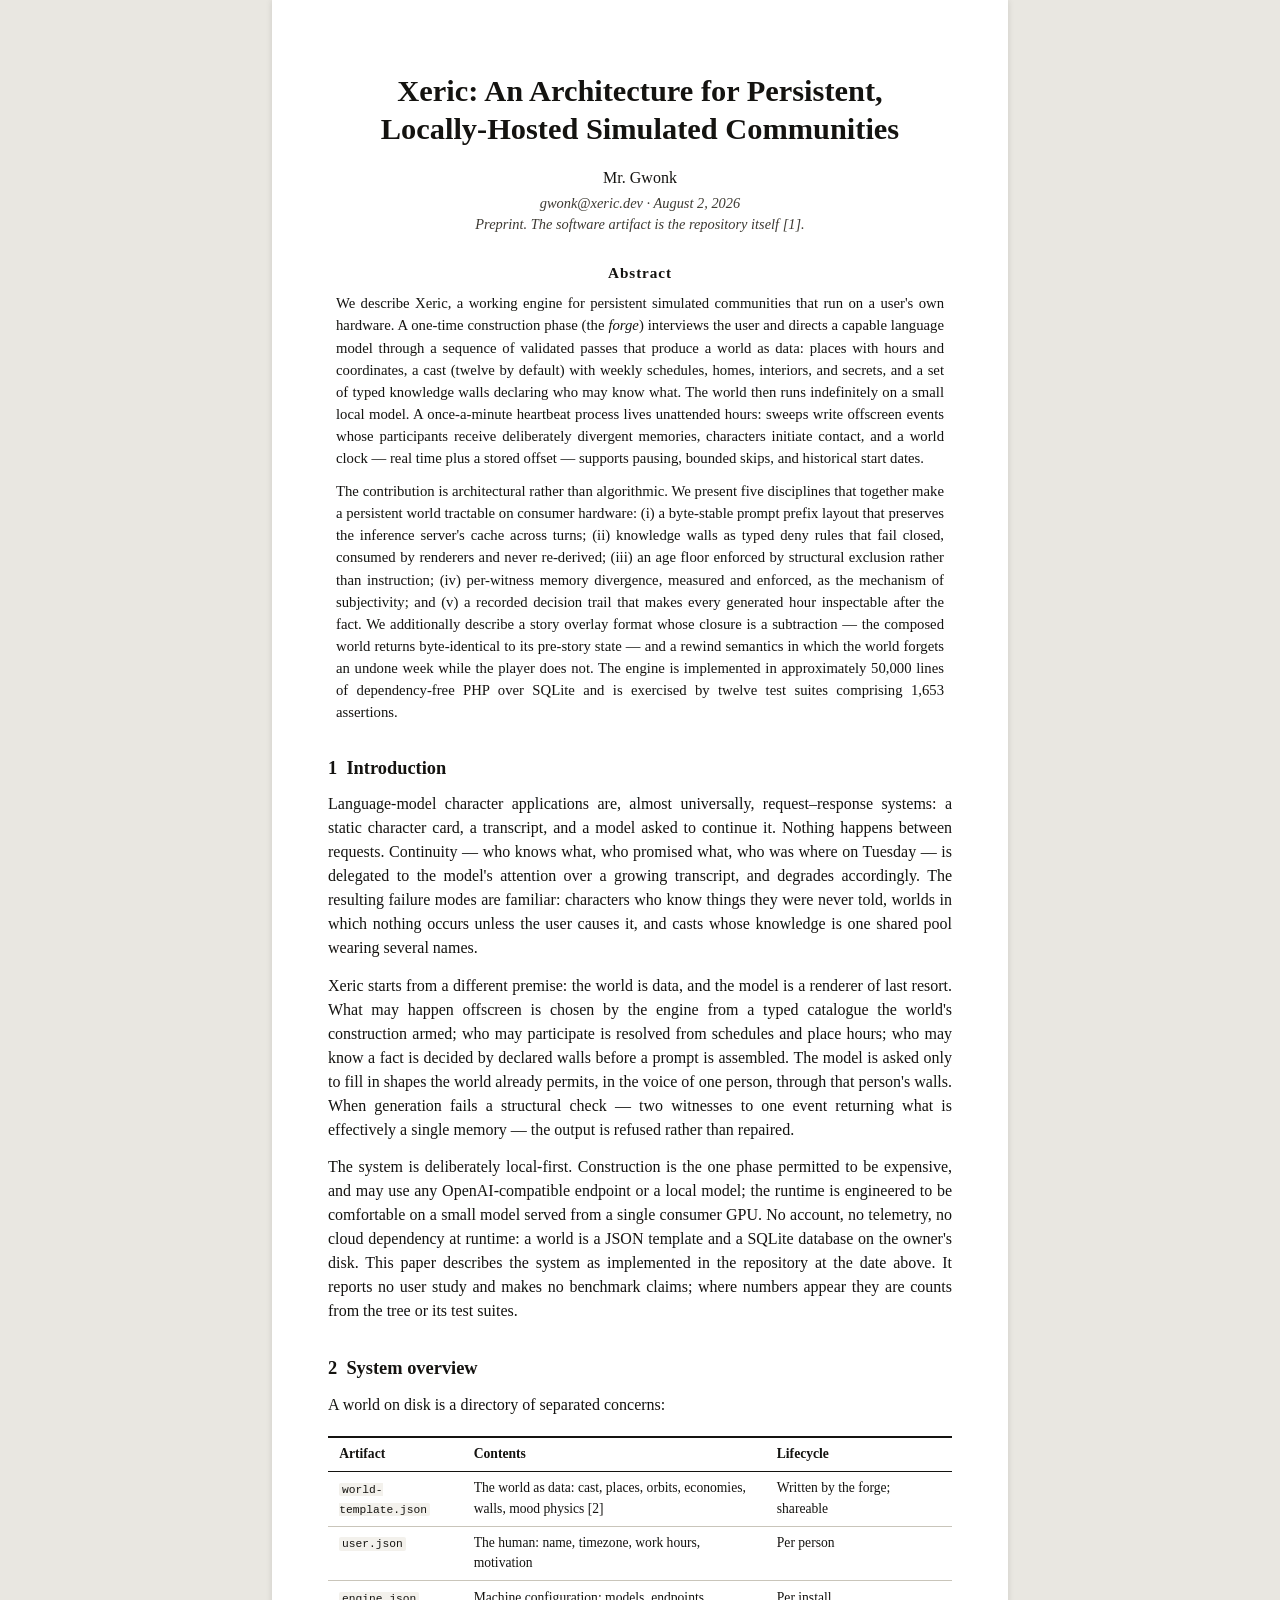
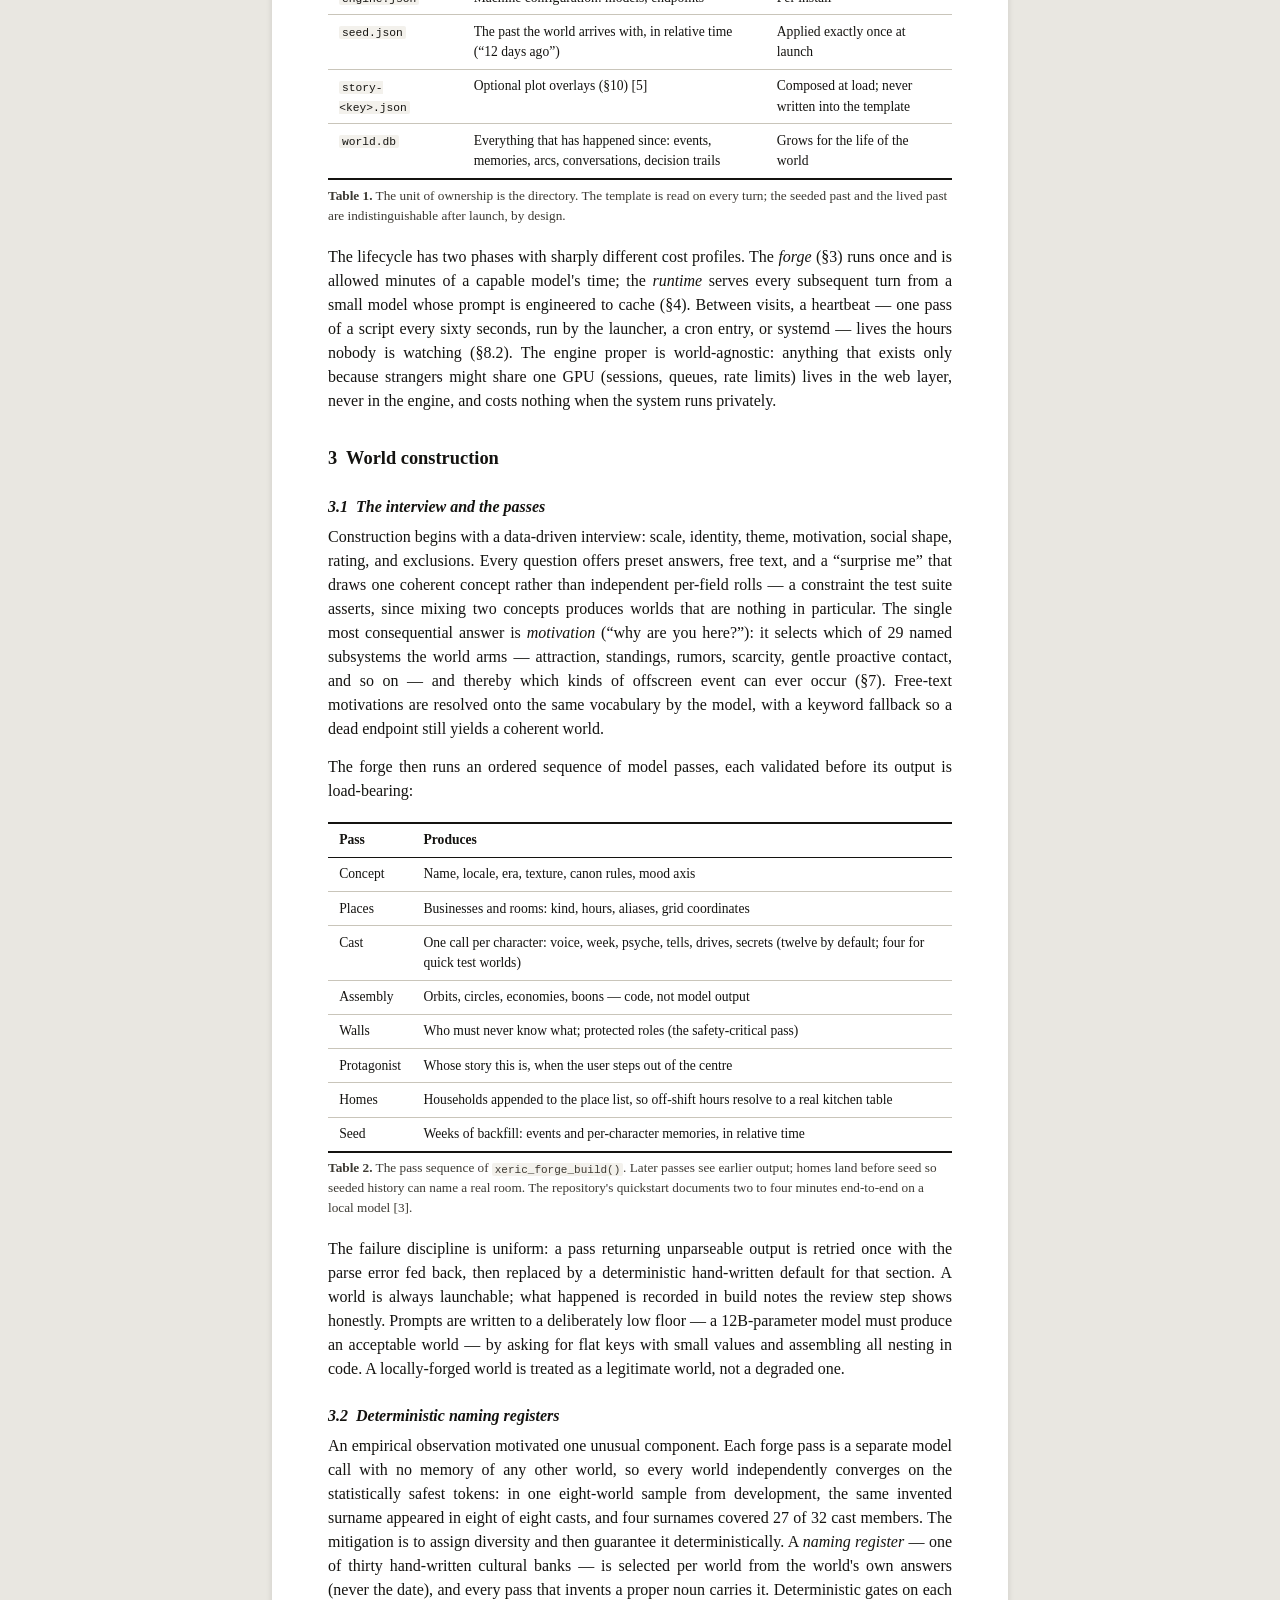
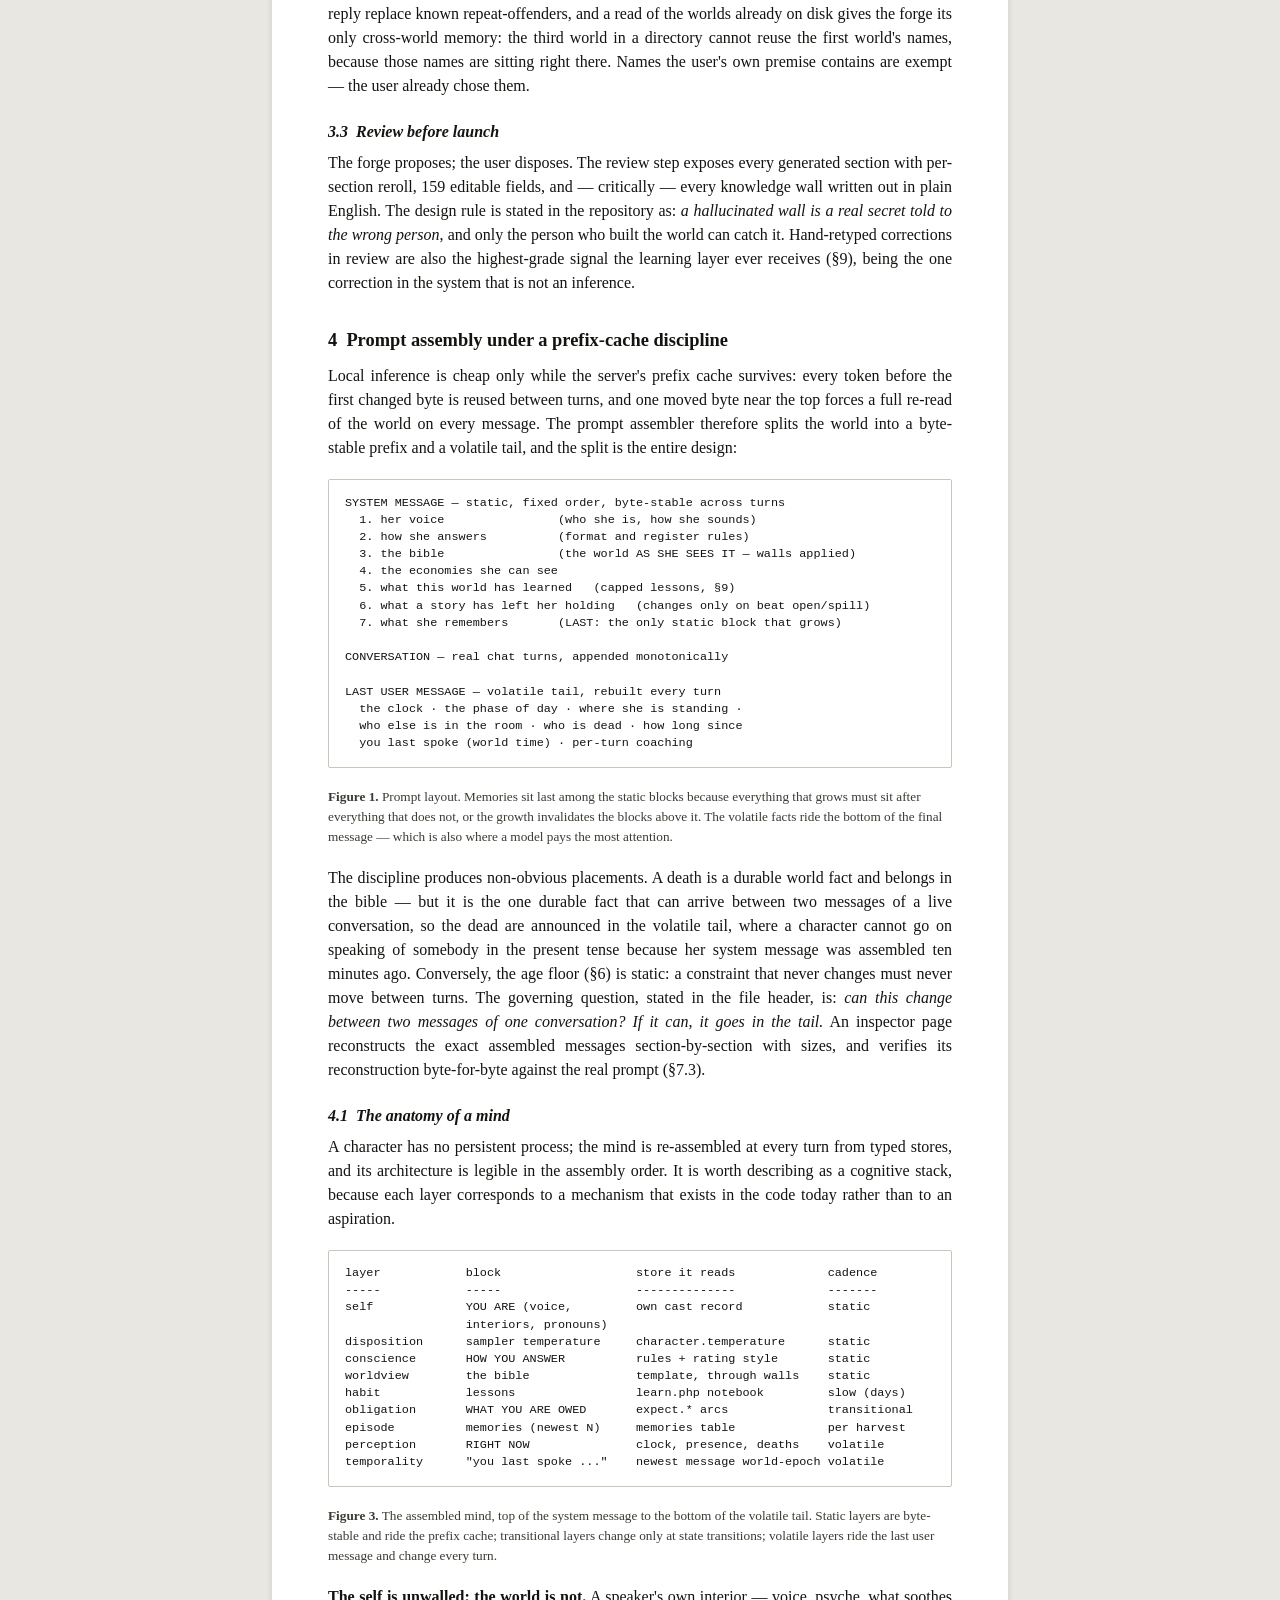
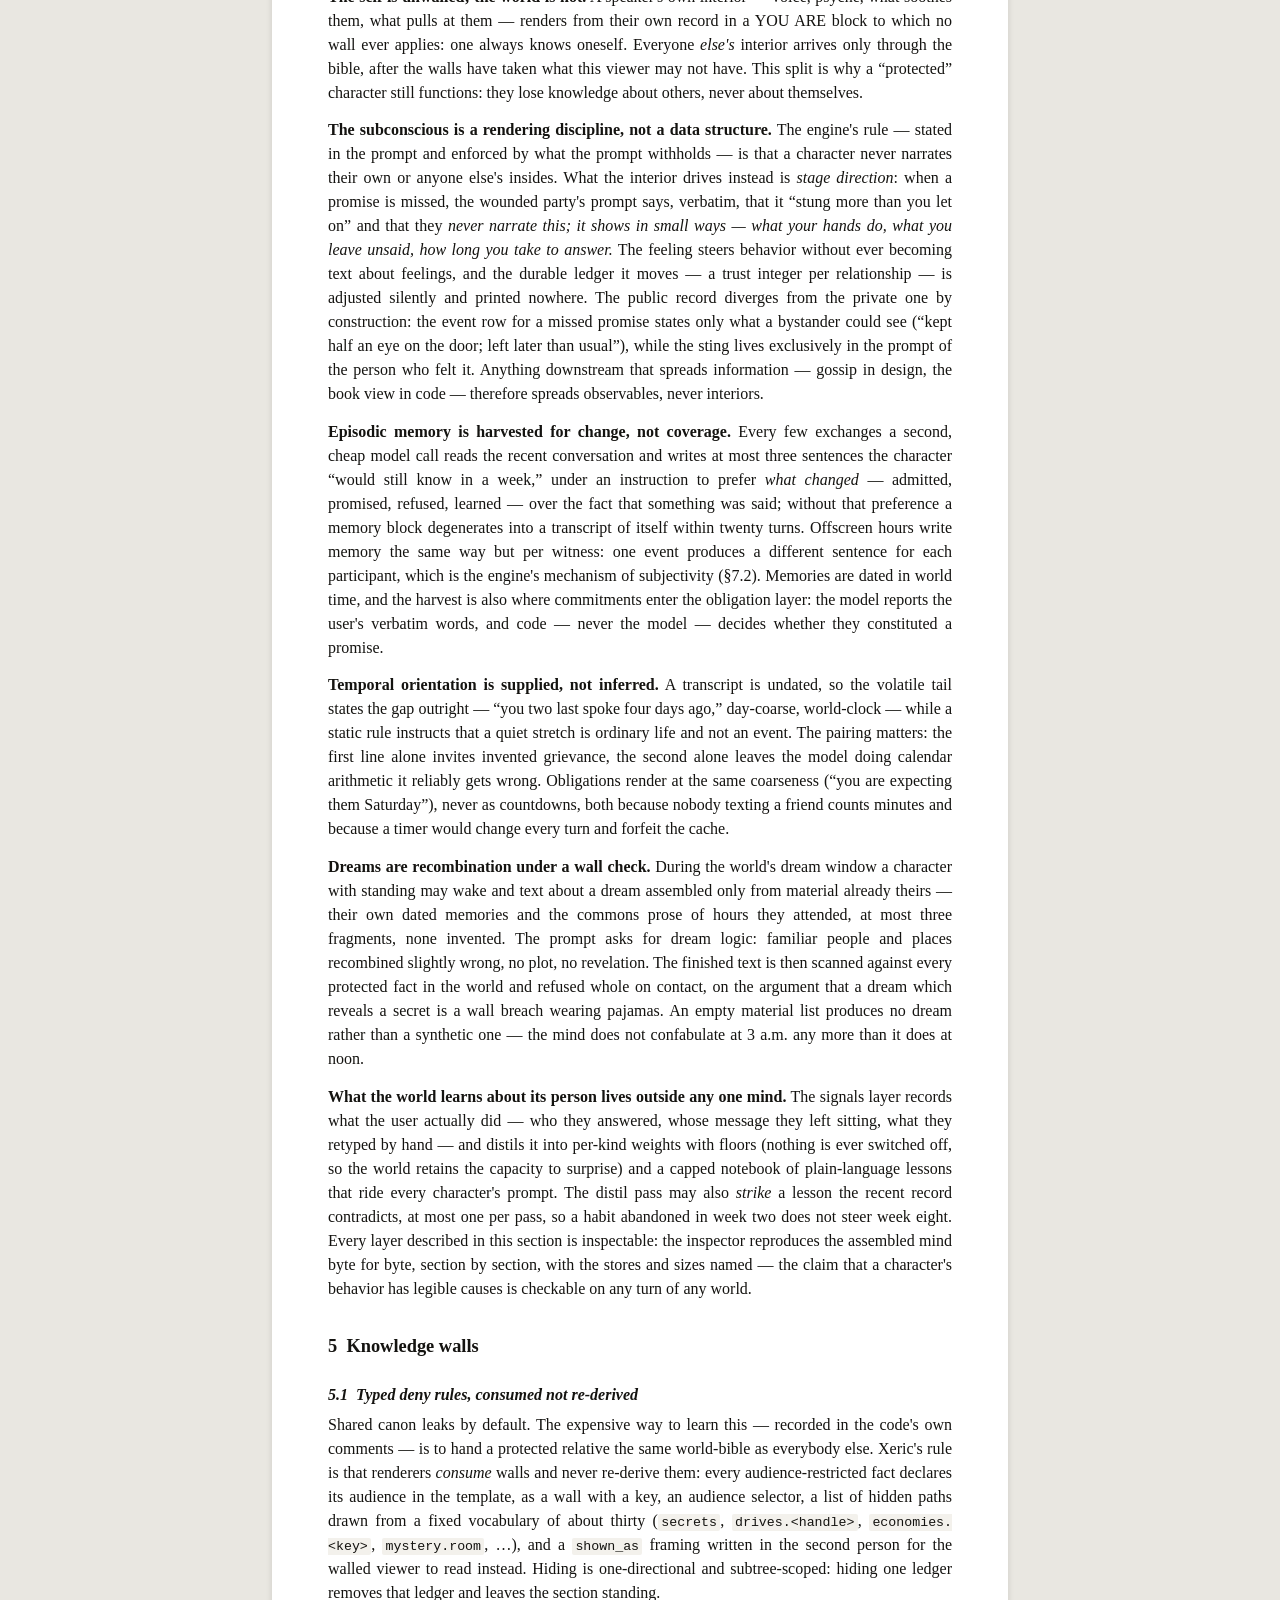
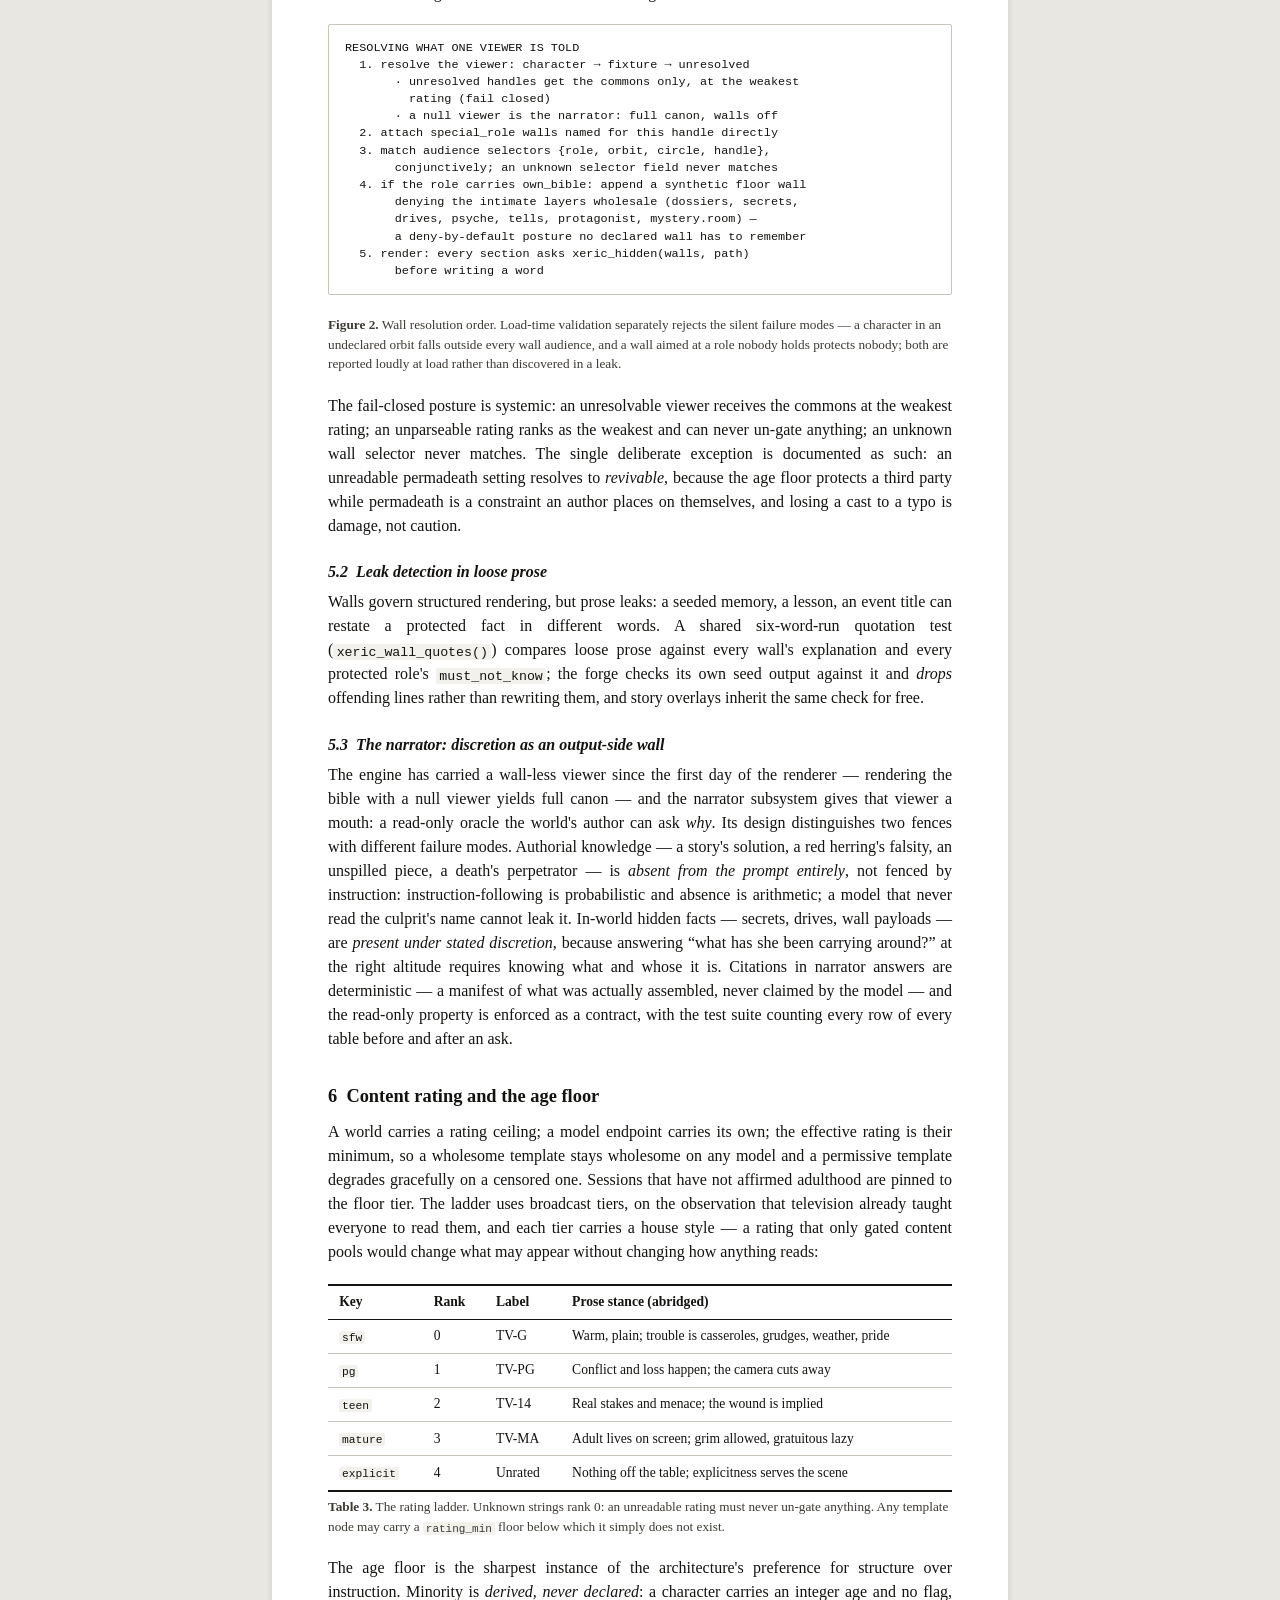
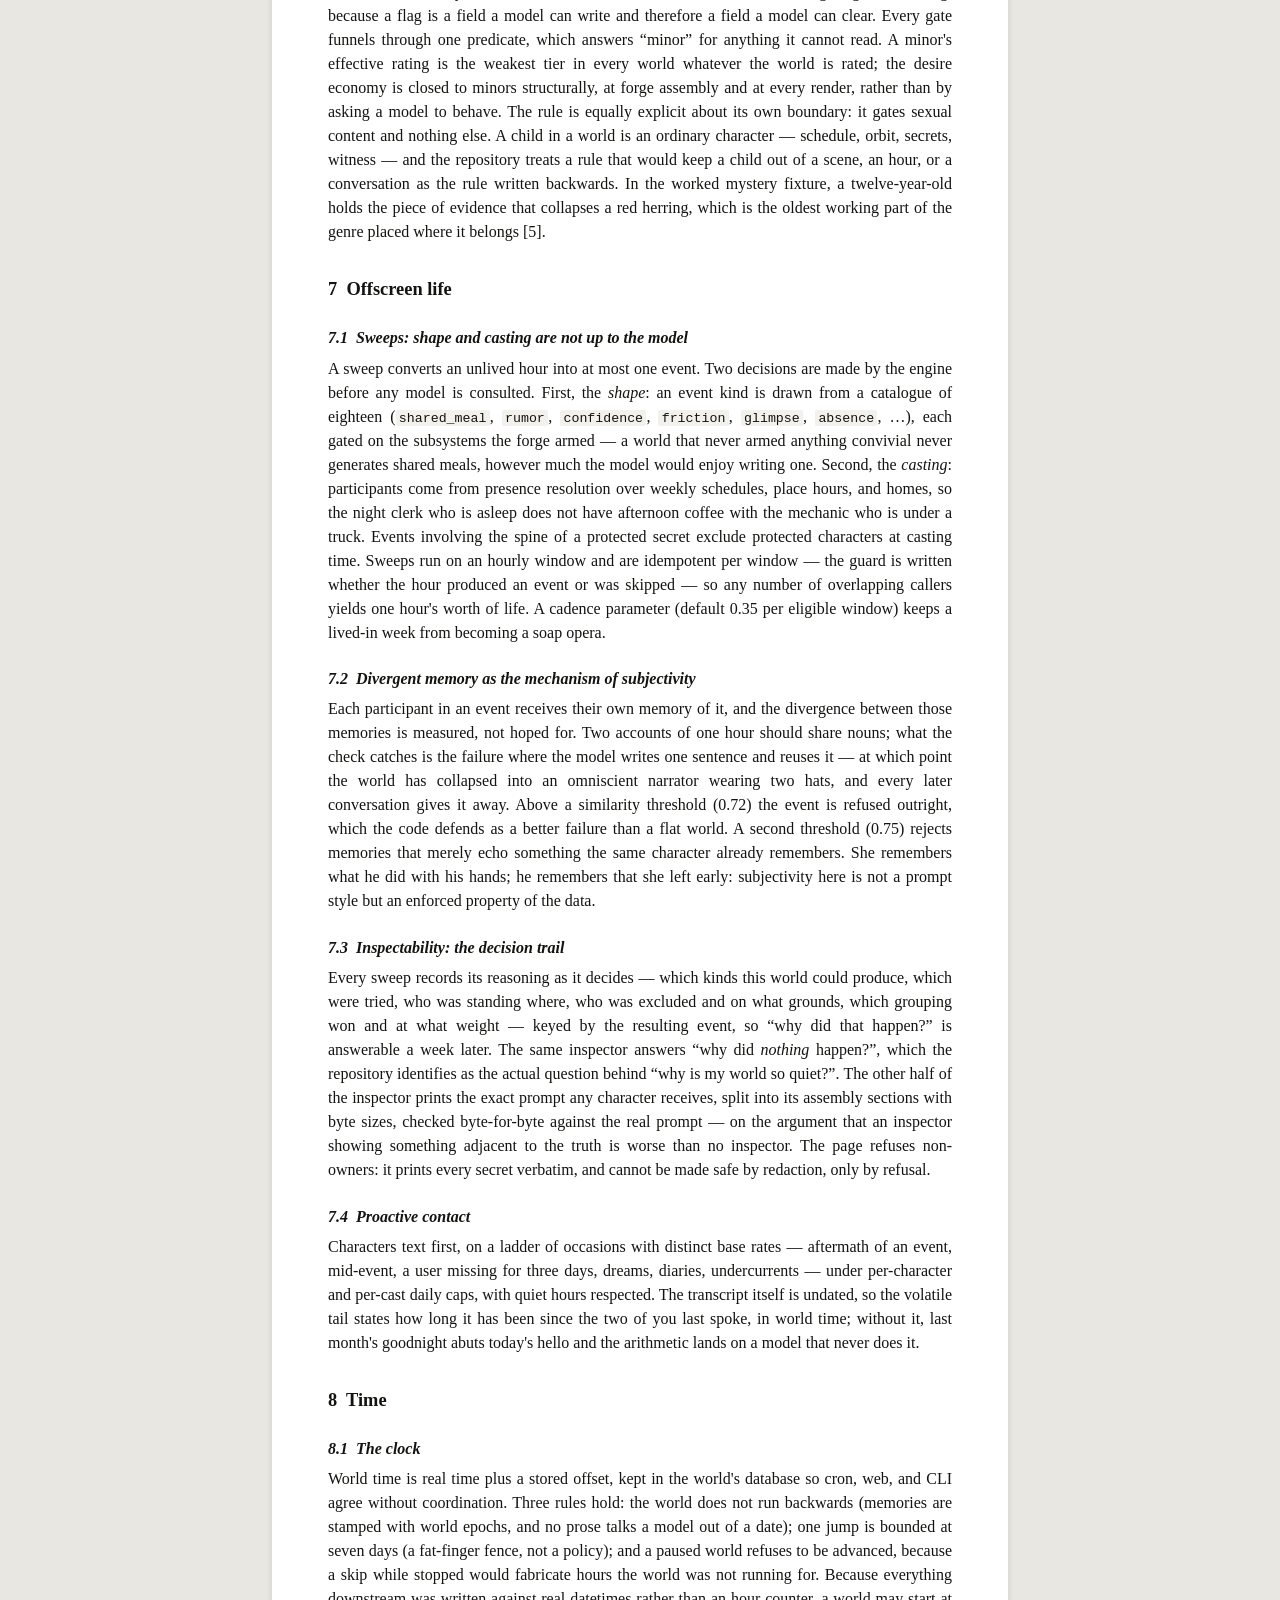
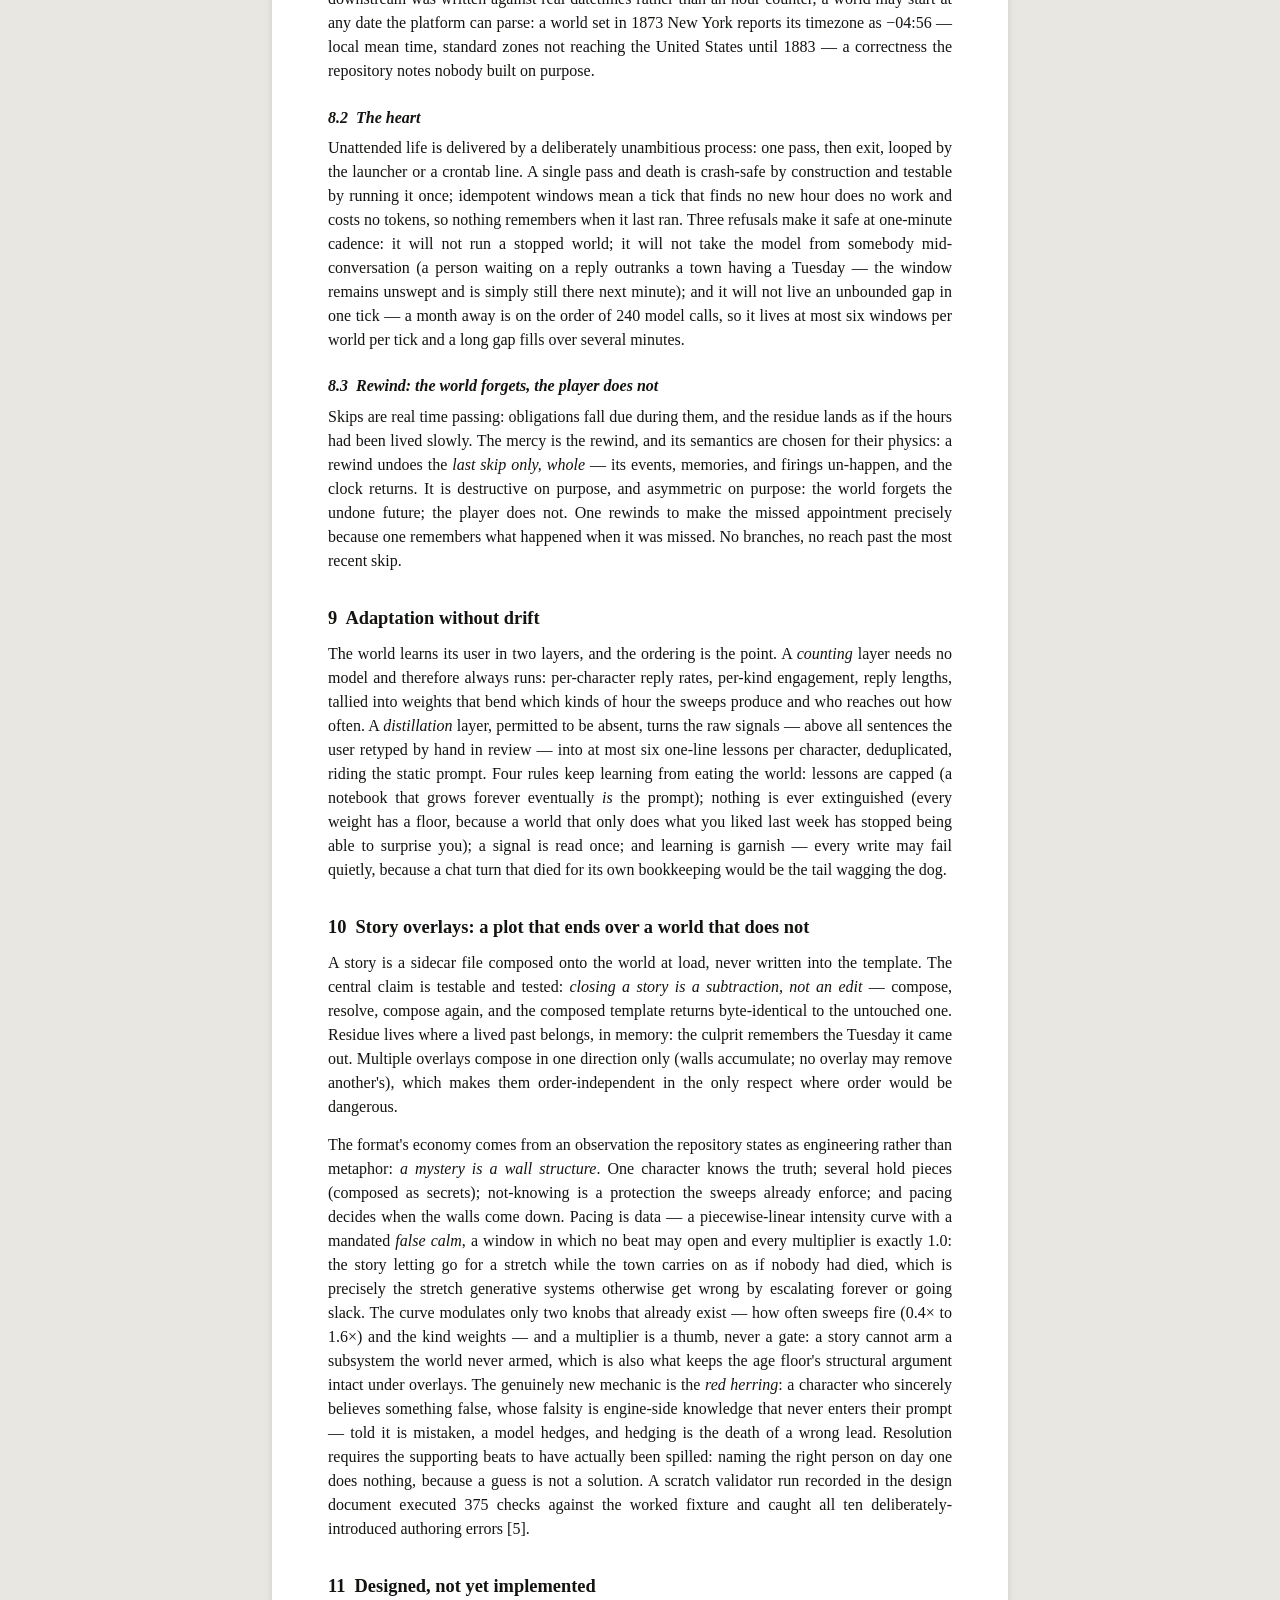
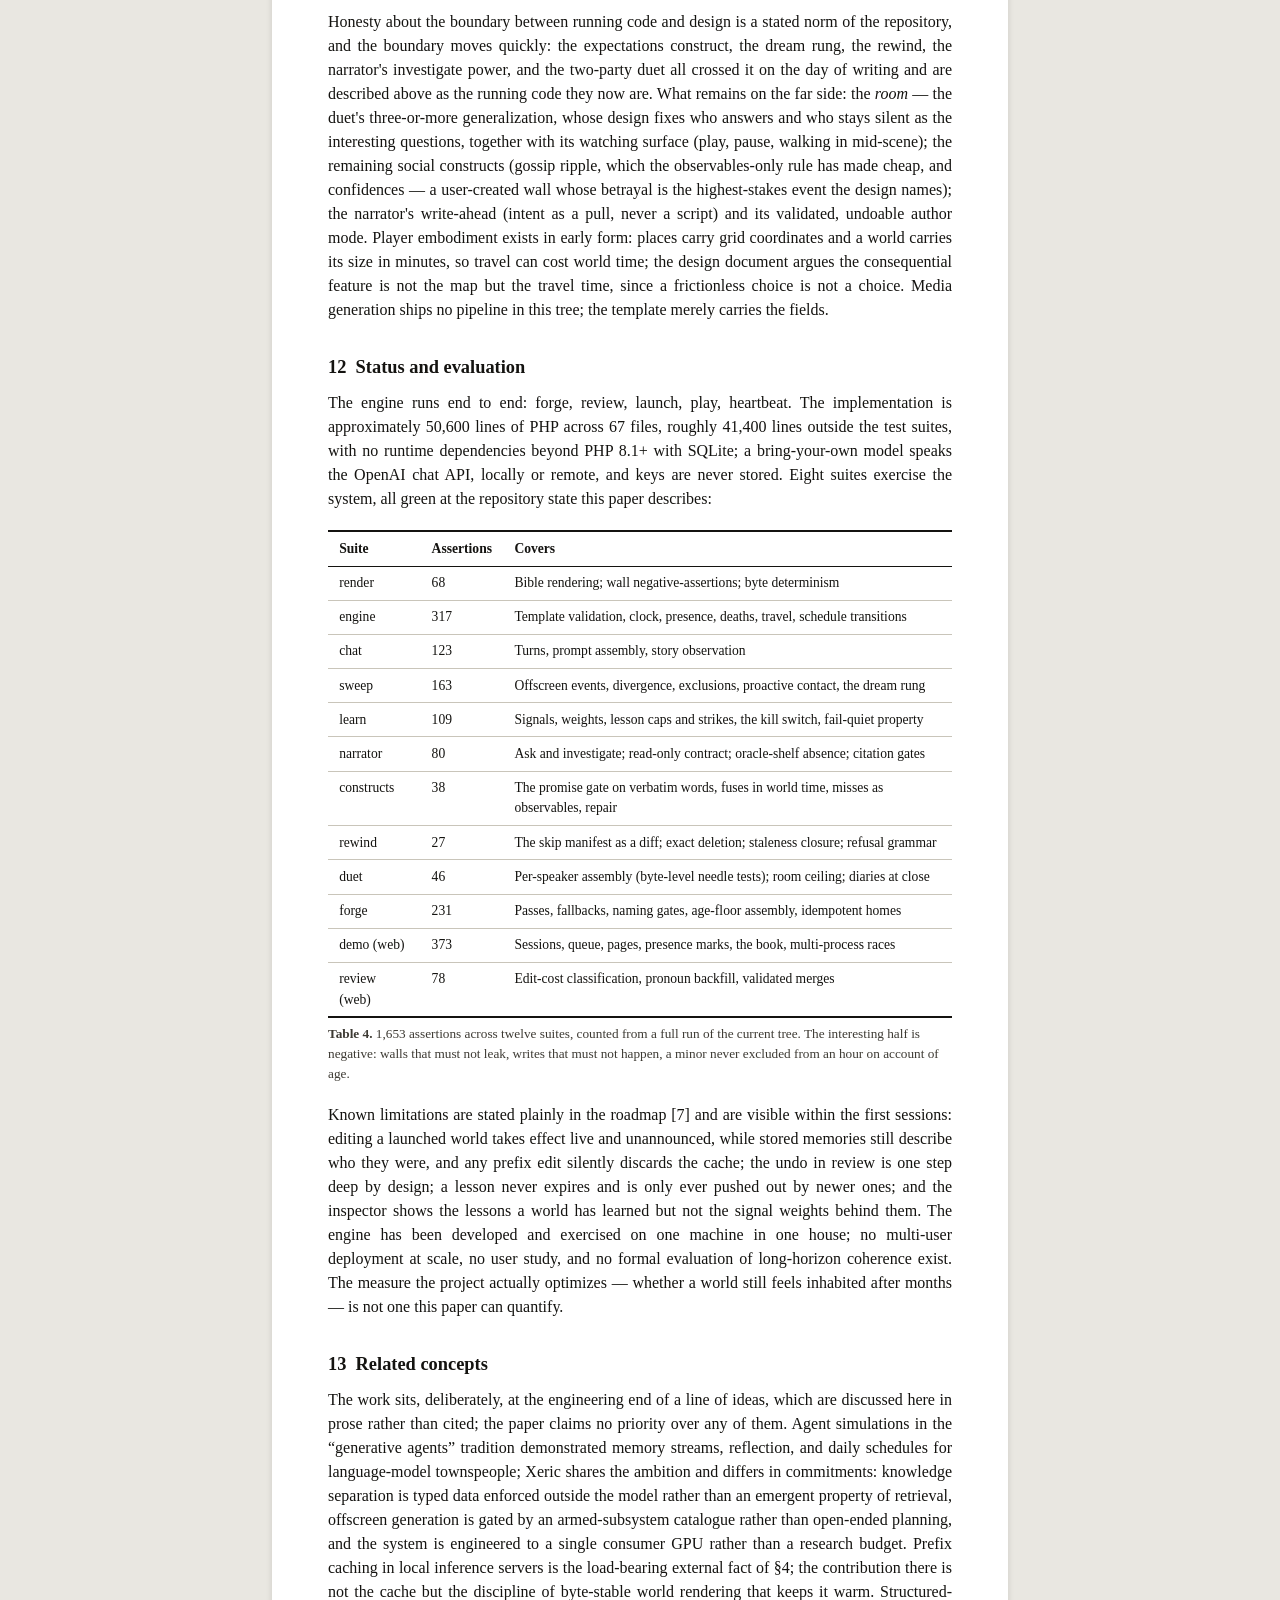
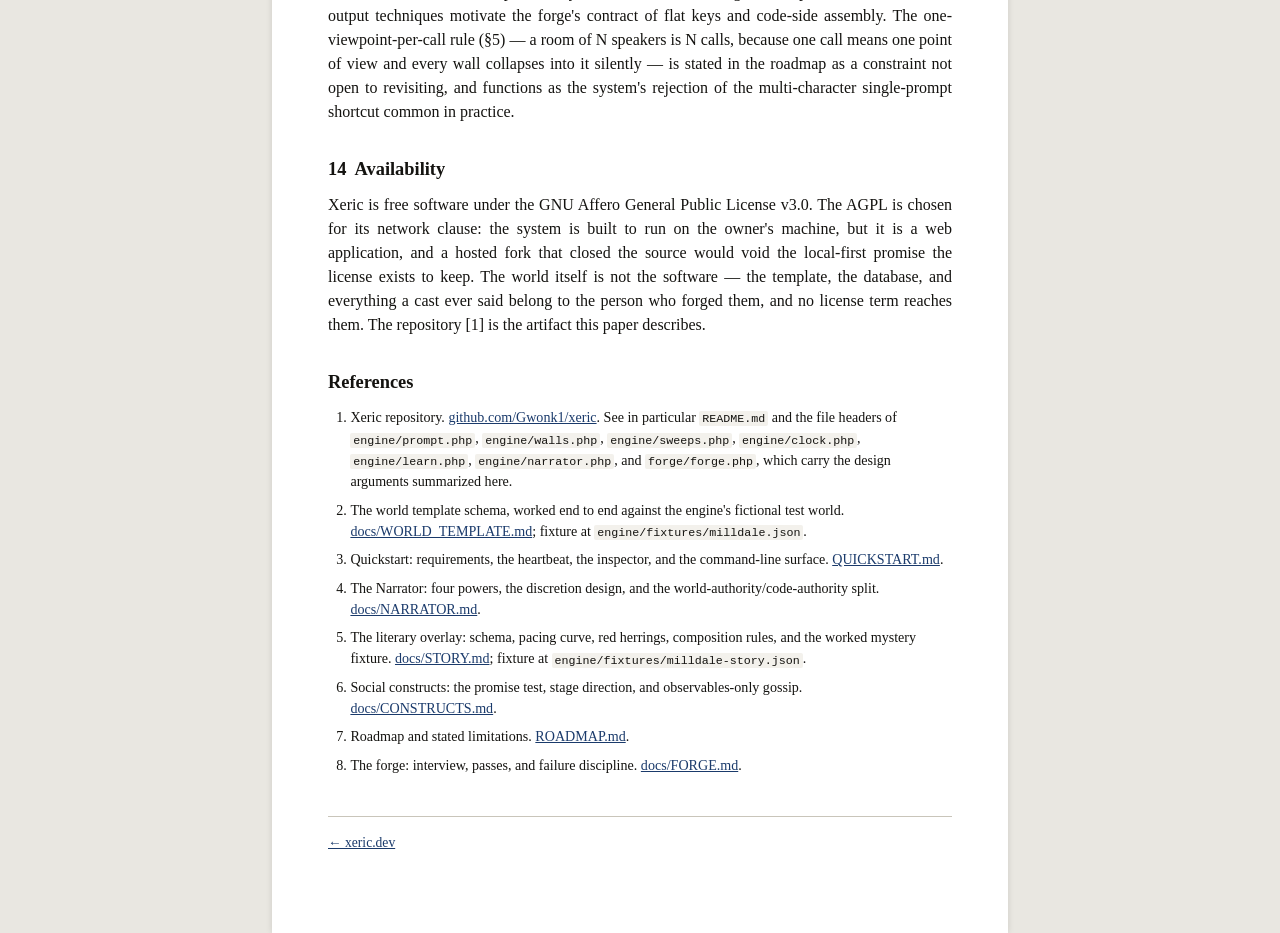
<file: site/paper.html>
<!doctype html>
<html lang="en">
<head>
<meta charset="utf-8">
<meta name="viewport" content="width=device-width, initial-scale=1">
<meta name="color-scheme" content="light">
<meta name="description" content="A systems paper describing the Xeric engine: a local-first architecture for persistent simulated communities — prompt-cache discipline, typed knowledge walls, divergent per-witness memory, and a world that runs unattended.">
<title>Xeric: An Architecture for Persistent, Locally-Hosted Simulated Communities</title>
<style>
  * { box-sizing: border-box; }

  html, body {
    margin: 0;
    padding: 0;
    background: #e9e7e1;
    color: #141310;
  }

  body {
    font-family: Georgia, "Times New Roman", Times, serif;
    line-height: 1.5;
    -webkit-font-smoothing: antialiased;
  }

  .sheet {
    max-width: 46rem;
    margin: 0 auto;
    padding: clamp(2rem, 6vw, 4.5rem) clamp(1.1rem, 5vw, 3.5rem) clamp(3rem, 7vw, 5rem);
    background: #ffffff;
    min-height: 100vh;
    box-shadow: 0 0 0.4rem rgba(20, 19, 16, 0.12);
  }

  h1 {
    font-size: clamp(1.45rem, 4.4vw, 1.9rem);
    font-weight: 700;
    line-height: 1.25;
    text-align: center;
    margin: 0 0 1.1rem;
  }

  .authors {
    text-align: center;
    margin: 0 0 0.2rem;
    font-size: 1rem;
  }

  .affil {
    text-align: center;
    margin: 0 0 1.6rem;
    font-size: 0.9rem;
    font-style: italic;
    color: #3d3a33;
  }

  .abstract {
    margin: 0 auto 1.8rem;
    max-width: 38rem;
  }

  .abstract h2 {
    text-align: center;
    font-size: 0.95rem;
    font-weight: 700;
    letter-spacing: 0.06em;
    margin: 0 0 0.5rem;
  }

  .abstract p {
    font-size: 0.92rem;
    margin: 0 0 0.7rem;
    text-align: justify;
    hyphens: auto;
  }

  h2 {
    font-size: 1.15rem;
    font-weight: 700;
    margin: 2rem 0 0.6rem;
  }

  h3 {
    font-size: 1rem;
    font-weight: 700;
    font-style: italic;
    margin: 1.4rem 0 0.4rem;
  }

  p {
    margin: 0 0 0.85rem;
    text-align: justify;
    hyphens: auto;
  }

  ul, ol {
    margin: 0 0 0.85rem;
    padding-left: 1.4rem;
  }

  li { margin-bottom: 0.35rem; }

  .figwrap {
    margin: 1.2rem 0;
    border: 1px solid #c9c5ba;
    border-radius: 2px;
  }

  .figwrap pre {
    margin: 0;
    padding: 0.9rem 1rem;
    overflow-x: auto;
    font-family: ui-monospace, "SF Mono", Menlo, Consolas, "Liberation Mono", monospace;
    font-size: 0.74rem;
    line-height: 1.45;
  }

  .figcap {
    margin: 0.35rem 0 1.2rem;
    font-size: 0.83rem;
    color: #3d3a33;
    text-align: left;
  }

  .figcap b { font-style: normal; }

  .tablewrap {
    margin: 1.2rem 0 0.35rem;
    overflow-x: auto;
  }

  table {
    border-collapse: collapse;
    font-size: 0.85rem;
    min-width: 100%;
  }

  th, td {
    border-top: 1px solid #c9c5ba;
    border-bottom: 1px solid #c9c5ba;
    padding: 0.4rem 0.7rem;
    text-align: left;
    vertical-align: top;
  }

  thead th {
    border-top: 2px solid #141310;
    border-bottom: 1px solid #141310;
    font-weight: 700;
  }

  tbody tr:last-child td { border-bottom: 2px solid #141310; }

  code {
    font-family: ui-monospace, "SF Mono", Menlo, Consolas, "Liberation Mono", monospace;
    font-size: 0.83em;
    background: #f3f1ec;
    padding: 0.05em 0.25em;
    border-radius: 2px;
  }

  a { color: #1a3a6b; }

  .refs {
    font-size: 0.88rem;
  }

  .refs li { margin-bottom: 0.45rem; }

  .toplink {
    margin: 2.5rem 0 0;
    padding-top: 1rem;
    border-top: 1px solid #c9c5ba;
    font-size: 0.85rem;
    color: #3d3a33;
    text-align: left;
  }
</style>
</head>
<body>
<div class="sheet">

<h1>Xeric: An Architecture for Persistent,<br>Locally-Hosted Simulated Communities</h1>

<p class="authors">Mr.&nbsp;Gwonk</p>
<p class="affil">gwonk@xeric.dev · August 2, 2026<br>
Preprint. The software artifact is the repository itself&nbsp;[1].</p>

<div class="abstract">
<h2>Abstract</h2>
<p>We describe Xeric, a working engine for persistent simulated communities that run on a
user's own hardware. A one-time construction phase (the <i>forge</i>) interviews the user and
directs a capable language model through a sequence of validated passes that produce a world
as data: places with hours and coordinates, a cast (twelve by default) with weekly schedules,
homes, interiors, and secrets, and a set of typed knowledge walls declaring who may know what.
The world then runs indefinitely on a small local model. A once-a-minute heartbeat process
lives unattended hours: sweeps write offscreen events whose participants receive deliberately
divergent memories, characters initiate contact, and a world clock — real time plus a stored
offset — supports pausing, bounded skips, and historical start dates.</p>
<p>The contribution is architectural rather than algorithmic. We present five disciplines that
together make a persistent world tractable on consumer hardware: (i)&nbsp;a byte-stable prompt
prefix layout that preserves the inference server's cache across turns; (ii)&nbsp;knowledge
walls as typed deny rules that fail closed, consumed by renderers and never re-derived;
(iii)&nbsp;an age floor enforced by structural exclusion rather than instruction;
(iv)&nbsp;per-witness memory divergence, measured and enforced, as the mechanism of
subjectivity; and (v)&nbsp;a recorded decision trail that makes every generated hour
inspectable after the fact. We additionally describe a story overlay format whose closure is a
subtraction — the composed world returns byte-identical to its pre-story state — and a rewind
semantics in which the world forgets an undone week while the player does not. The engine is
implemented in approximately 50,000 lines of dependency-free PHP over SQLite and is exercised
by twelve test suites comprising 1,653 assertions.</p>
</div>

<h2>1&nbsp;&nbsp;Introduction</h2>

<p>Language-model character applications are, almost universally, request–response systems: a
static character card, a transcript, and a model asked to continue it. Nothing happens between
requests. Continuity — who knows what, who promised what, who was where on Tuesday — is
delegated to the model's attention over a growing transcript, and degrades accordingly. The
resulting failure modes are familiar: characters who know things they were never told,
worlds in which nothing occurs unless the user causes it, and casts whose knowledge is
one shared pool wearing several names.</p>

<p>Xeric starts from a different premise: the world is data, and the model is a renderer of
last resort. What may happen offscreen is chosen by the engine from a typed catalogue the
world's construction armed; who may participate is resolved from schedules and place hours;
who may know a fact is decided by declared walls before a prompt is assembled. The model is
asked only to fill in shapes the world already permits, in the voice of one person, through
that person's walls. When generation fails a structural check — two witnesses to one event
returning what is effectively a single memory — the output is refused rather than repaired.</p>

<p>The system is deliberately local-first. Construction is the one phase permitted to be
expensive, and may use any OpenAI-compatible endpoint or a local model; the runtime is
engineered to be comfortable on a small model served from a single consumer GPU. No account,
no telemetry, no cloud dependency at runtime: a world is a JSON template and a SQLite database
on the owner's disk. This paper describes the system as implemented in the repository at the
date above. It reports no user study and makes no benchmark claims; where numbers appear they
are counts from the tree or its test suites.</p>

<h2>2&nbsp;&nbsp;System overview</h2>

<p>A world on disk is a directory of separated concerns:</p>

<div class="tablewrap">
<table>
<thead><tr><th>Artifact</th><th>Contents</th><th>Lifecycle</th></tr></thead>
<tbody>
<tr><td><code>world-template.json</code></td><td>The world as data: cast, places, orbits, economies, walls, mood physics&nbsp;[2]</td><td>Written by the forge; shareable</td></tr>
<tr><td><code>user.json</code></td><td>The human: name, timezone, work hours, motivation</td><td>Per person</td></tr>
<tr><td><code>engine.json</code></td><td>Machine configuration: models, endpoints</td><td>Per install</td></tr>
<tr><td><code>seed.json</code></td><td>The past the world arrives with, in relative time (&ldquo;12 days ago&rdquo;)</td><td>Applied exactly once at launch</td></tr>
<tr><td><code>story-&lt;key&gt;.json</code></td><td>Optional plot overlays (§10)&nbsp;[5]</td><td>Composed at load; never written into the template</td></tr>
<tr><td><code>world.db</code></td><td>Everything that has happened since: events, memories, arcs, conversations, decision trails</td><td>Grows for the life of the world</td></tr>
</tbody>
</table>
</div>
<p class="figcap"><b>Table 1.</b> The unit of ownership is the directory. The template is read
on every turn; the seeded past and the lived past are indistinguishable after launch, by design.</p>

<p>The lifecycle has two phases with sharply different cost profiles. The <i>forge</i> (§3)
runs once and is allowed minutes of a capable model's time; the <i>runtime</i> serves every
subsequent turn from a small model whose prompt is engineered to cache (§4). Between visits, a
heartbeat — one pass of a script every sixty seconds, run by the launcher, a cron entry, or
systemd — lives the hours nobody is watching (§8.2). The engine proper is world-agnostic:
anything that exists only because strangers might share one GPU (sessions, queues, rate
limits) lives in the web layer, never in the engine, and costs nothing when the system runs
privately.</p>

<h2>3&nbsp;&nbsp;World construction</h2>

<h3>3.1&nbsp;&nbsp;The interview and the passes</h3>

<p>Construction begins with a data-driven interview: scale, identity, theme, motivation,
social shape, rating, and exclusions. Every question offers preset answers, free text, and a
&ldquo;surprise me&rdquo; that draws one coherent concept rather than independent per-field
rolls — a constraint the test suite asserts, since mixing two concepts produces worlds that
are nothing in particular. The single most consequential answer is <i>motivation</i>
(&ldquo;why are you here?&rdquo;): it selects which of 29 named subsystems the world arms —
attraction, standings, rumors, scarcity, gentle proactive contact, and so on — and thereby
which kinds of offscreen event can ever occur (§7). Free-text motivations are resolved onto
the same vocabulary by the model, with a keyword fallback so a dead endpoint still yields a
coherent world.</p>

<p>The forge then runs an ordered sequence of model passes, each validated before its output
is load-bearing:</p>

<div class="tablewrap">
<table>
<thead><tr><th>Pass</th><th>Produces</th></tr></thead>
<tbody>
<tr><td>Concept</td><td>Name, locale, era, texture, canon rules, mood axis</td></tr>
<tr><td>Places</td><td>Businesses and rooms: kind, hours, aliases, grid coordinates</td></tr>
<tr><td>Cast</td><td>One call per character: voice, week, psyche, tells, drives, secrets (twelve by default; four for quick test worlds)</td></tr>
<tr><td>Assembly</td><td>Orbits, circles, economies, boons — code, not model output</td></tr>
<tr><td>Walls</td><td>Who must never know what; protected roles (the safety-critical pass)</td></tr>
<tr><td>Protagonist</td><td>Whose story this is, when the user steps out of the centre</td></tr>
<tr><td>Homes</td><td>Households appended to the place list, so off-shift hours resolve to a real kitchen table</td></tr>
<tr><td>Seed</td><td>Weeks of backfill: events and per-character memories, in relative time</td></tr>
</tbody>
</table>
</div>
<p class="figcap"><b>Table 2.</b> The pass sequence of <code>xeric_forge_build()</code>. Later
passes see earlier output; homes land before seed so seeded history can name a real room. The
repository's quickstart documents two to four minutes end-to-end on a local model&nbsp;[3].</p>

<p>The failure discipline is uniform: a pass returning unparseable output is retried once with
the parse error fed back, then replaced by a deterministic hand-written default for that
section. A world is always launchable; what happened is recorded in build notes the review
step shows honestly. Prompts are written to a deliberately low floor — a 12B-parameter model
must produce an acceptable world — by asking for flat keys with small values and assembling
all nesting in code. A locally-forged world is treated as a legitimate world, not a degraded
one.</p>

<h3>3.2&nbsp;&nbsp;Deterministic naming registers</h3>

<p>An empirical observation motivated one unusual component. Each forge pass is a separate
model call with no memory of any other world, so every world independently converges on the
statistically safest tokens: in one eight-world sample from development, the same invented
surname appeared in eight of eight casts, and four surnames covered 27 of 32 cast members.
The mitigation is to assign diversity and then guarantee it deterministically. A <i>naming
register</i> — one of thirty hand-written cultural banks — is selected per world from the
world's own answers (never the date), and every pass that invents a proper noun carries it.
Deterministic gates on each reply replace known repeat-offenders, and a read of the worlds
already on disk gives the forge its only cross-world memory: the third world in a directory
cannot reuse the first world's names, because those names are sitting right there. Names the
user's own premise contains are exempt — the user already chose them.</p>

<h3>3.3&nbsp;&nbsp;Review before launch</h3>

<p>The forge proposes; the user disposes. The review step exposes every generated section with
per-section reroll, 159 editable fields, and — critically — every knowledge wall written out
in plain English. The design rule is stated in the repository as: <i>a hallucinated wall is a
real secret told to the wrong person</i>, and only the person who built the world can catch
it. Hand-retyped corrections in review are also the highest-grade signal the learning layer
ever receives (§9), being the one correction in the system that is not an inference.</p>

<h2>4&nbsp;&nbsp;Prompt assembly under a prefix-cache discipline</h2>

<p>Local inference is cheap only while the server's prefix cache survives: every token before
the first changed byte is reused between turns, and one moved byte near the top forces a full
re-read of the world on every message. The prompt assembler therefore splits the world into a
byte-stable prefix and a volatile tail, and the split is the entire design:</p>

<div class="figwrap">
<pre>
SYSTEM MESSAGE — static, fixed order, byte-stable across turns
  1. her voice                (who she is, how she sounds)
  2. how she answers          (format and register rules)
  3. the bible                (the world AS SHE SEES IT — walls applied)
  4. the economies she can see
  5. what this world has learned   (capped lessons, §9)
  6. what a story has left her holding   (changes only on beat open/spill)
  7. what she remembers       (LAST: the only static block that grows)

CONVERSATION — real chat turns, appended monotonically

LAST USER MESSAGE — volatile tail, rebuilt every turn
  the clock · the phase of day · where she is standing ·
  who else is in the room · who is dead · how long since
  you last spoke (world time) · per-turn coaching
</pre>
</div>
<p class="figcap"><b>Figure 1.</b> Prompt layout. Memories sit last among the static blocks
because everything that grows must sit after everything that does not, or the growth
invalidates the blocks above it. The volatile facts ride the bottom of the final message —
which is also where a model pays the most attention.</p>

<p>The discipline produces non-obvious placements. A death is a durable world fact and belongs
in the bible — but it is the one durable fact that can arrive between two messages of a live
conversation, so the dead are announced in the volatile tail, where a character cannot go on
speaking of somebody in the present tense because her system message was assembled ten minutes
ago. Conversely, the age floor (§6) is static: a constraint that never changes must never move
between turns. The governing question, stated in the file header, is: <i>can this change
between two messages of one conversation? If it can, it goes in the tail.</i> An inspector
page reconstructs the exact assembled messages section-by-section with sizes, and verifies its
reconstruction byte-for-byte against the real prompt (§7.3).</p>

<h3>4.1&nbsp;&nbsp;The anatomy of a mind</h3>

<p>A character has no persistent process; the mind is re-assembled at every turn from typed
stores, and its architecture is legible in the assembly order. It is worth describing as a
cognitive stack, because each layer corresponds to a mechanism that exists in the code today
rather than to an aspiration.</p>

<div class="figwrap">
<pre>
layer            block                   store it reads             cadence
-----            -----                   --------------             -------
self             YOU ARE (voice,         own cast record            static
                 interiors, pronouns)
disposition      sampler temperature     character.temperature      static
conscience       HOW YOU ANSWER          rules + rating style       static
worldview        the bible               template, through walls    static
habit            lessons                 learn.php notebook         slow (days)
obligation       WHAT YOU ARE OWED       expect.* arcs              transitional
episode          memories (newest N)     memories table             per harvest
perception       RIGHT NOW               clock, presence, deaths    volatile
temporality      "you last spoke ..."    newest message world-epoch volatile
</pre></div>
<p class="figcap"><b>Figure 3.</b> The assembled mind, top of the system message to the
bottom of the volatile tail. Static layers are byte-stable and ride the prefix cache;
transitional layers change only at state transitions; volatile layers ride the last user
message and change every turn.</p>

<p><b>The self is unwalled; the world is not.</b> A speaker's own interior — voice, psyche,
what soothes them, what pulls at them — renders from their own record in a YOU ARE block to
which no wall ever applies: one always knows oneself. Everyone <i>else's</i> interior arrives
only through the bible, after the walls have taken what this viewer may not have. This split
is why a &ldquo;protected&rdquo; character still functions: they lose knowledge about others,
never about themselves.</p>

<p><b>The subconscious is a rendering discipline, not a data structure.</b> The engine's rule
— stated in the prompt and enforced by what the prompt withholds — is that a character never
narrates their own or anyone else's insides. What the interior drives instead is <i>stage
direction</i>: when a promise is missed, the wounded party's prompt says, verbatim, that it
&ldquo;stung more than you let on&rdquo; and that they <i>never narrate this; it shows in
small ways — what your hands do, what you leave unsaid, how long you take to answer.</i> The
feeling steers behavior without ever becoming text about feelings, and the durable ledger it
moves — a trust integer per relationship — is adjusted silently and printed nowhere. The
public record diverges from the private one by construction: the event row for a missed
promise states only what a bystander could see (&ldquo;kept half an eye on the door; left
later than usual&rdquo;), while the sting lives exclusively in the prompt of the person who
felt it. Anything downstream that spreads information — gossip in design, the book view in
code — therefore spreads observables, never interiors.</p>

<p><b>Episodic memory is harvested for change, not coverage.</b> Every few exchanges a second,
cheap model call reads the recent conversation and writes at most three sentences the
character &ldquo;would still know in a week,&rdquo; under an instruction to prefer <i>what
changed</i> — admitted, promised, refused, learned — over the fact that something was said;
without that preference a memory block degenerates into a transcript of itself within twenty
turns. Offscreen hours write memory the same way but per witness: one event produces a
different sentence for each participant, which is the engine's mechanism of subjectivity
(§7.2). Memories are dated in world time, and the harvest is also where commitments enter the
obligation layer: the model reports the user's verbatim words, and code — never the model —
decides whether they constituted a promise.</p>

<p><b>Temporal orientation is supplied, not inferred.</b> A transcript is undated, so the
volatile tail states the gap outright — &ldquo;you two last spoke four days ago,&rdquo;
day-coarse, world-clock — while a static rule instructs that a quiet stretch is ordinary life
and not an event. The pairing matters: the first line alone invites invented grievance, the
second alone leaves the model doing calendar arithmetic it reliably gets wrong. Obligations
render at the same coarseness (&ldquo;you are expecting them Saturday&rdquo;), never as
countdowns, both because nobody texting a friend counts minutes and because a timer would
change every turn and forfeit the cache.</p>

<p><b>Dreams are recombination under a wall check.</b> During the world's dream window a
character with standing may wake and text about a dream assembled only from material already
theirs — their own dated memories and the commons prose of hours they attended, at most three
fragments, none invented. The prompt asks for dream logic: familiar people and places
recombined slightly wrong, no plot, no revelation. The finished text is then scanned against
every protected fact in the world and refused whole on contact, on the argument that a dream
which reveals a secret is a wall breach wearing pajamas. An empty material list produces no
dream rather than a synthetic one — the mind does not confabulate at 3 a.m. any more than it
does at noon.</p>

<p><b>What the world learns about its person lives outside any one mind.</b> The signals
layer records what the user actually did — who they answered, whose message they left
sitting, what they retyped by hand — and distils it into per-kind weights with floors
(nothing is ever switched off, so the world retains the capacity to surprise) and a capped
notebook of plain-language lessons that ride every character's prompt. The distil pass may
also <i>strike</i> a lesson the recent record contradicts, at most one per pass, so a habit
abandoned in week two does not steer week eight. Every layer described in this section is
inspectable: the inspector reproduces the assembled mind byte for byte, section by section,
with the stores and sizes named — the claim that a character's behavior has legible causes is
checkable on any turn of any world.</p>

<h2>5&nbsp;&nbsp;Knowledge walls</h2>

<h3>5.1&nbsp;&nbsp;Typed deny rules, consumed not re-derived</h3>

<p>Shared canon leaks by default. The expensive way to learn this — recorded in the code's own
comments — is to hand a protected relative the same world-bible as everybody else. Xeric's
rule is that renderers <i>consume</i> walls and never re-derive them: every
audience-restricted fact declares its audience in the template, as a wall with a key, an
audience selector, a list of hidden paths drawn from a fixed vocabulary of about thirty
(<code>secrets</code>, <code>drives.&lt;handle&gt;</code>, <code>economies.&lt;key&gt;</code>,
<code>mystery.room</code>, …), and a <code>shown_as</code> framing written in the second
person for the walled viewer to read instead. Hiding is one-directional and subtree-scoped:
hiding one ledger removes that ledger and leaves the section standing.</p>

<div class="figwrap">
<pre>
RESOLVING WHAT ONE VIEWER IS TOLD
  1. resolve the viewer: character → fixture → unresolved
       · unresolved handles get the commons only, at the weakest
         rating (fail closed)
       · a null viewer is the narrator: full canon, walls off
  2. attach special_role walls named for this handle directly
  3. match audience selectors {role, orbit, circle, handle},
       conjunctively; an unknown selector field never matches
  4. if the role carries own_bible: append a synthetic floor wall
       denying the intimate layers wholesale (dossiers, secrets,
       drives, psyche, tells, protagonist, mystery.room) —
       a deny-by-default posture no declared wall has to remember
  5. render: every section asks xeric_hidden(walls, path)
       before writing a word
</pre>
</div>
<p class="figcap"><b>Figure 2.</b> Wall resolution order. Load-time validation separately
rejects the silent failure modes — a character in an undeclared orbit falls outside every wall
audience, and a wall aimed at a role nobody holds protects nobody; both are reported loudly at
load rather than discovered in a leak.</p>

<p>The fail-closed posture is systemic: an unresolvable viewer receives the commons at the
weakest rating; an unparseable rating ranks as the weakest and can never un-gate anything; an
unknown wall selector never matches. The single deliberate exception is documented as such:
an unreadable permadeath setting resolves to <i>revivable</i>, because the age floor protects
a third party while permadeath is a constraint an author places on themselves, and losing a
cast to a typo is damage, not caution.</p>

<h3>5.2&nbsp;&nbsp;Leak detection in loose prose</h3>

<p>Walls govern structured rendering, but prose leaks: a seeded memory, a lesson, an event
title can restate a protected fact in different words. A shared six-word-run quotation test
(<code>xeric_wall_quotes()</code>) compares loose prose against every wall's explanation and
every protected role's <code>must_not_know</code>; the forge checks its own seed output
against it and <i>drops</i> offending lines rather than rewriting them, and story overlays
inherit the same check for free.</p>

<h3>5.3&nbsp;&nbsp;The narrator: discretion as an output-side wall</h3>

<p>The engine has carried a wall-less viewer since the first day of the renderer — rendering
the bible with a null viewer yields full canon — and the narrator subsystem gives that viewer
a mouth: a read-only oracle the world's author can ask <i>why</i>. Its design distinguishes
two fences with different failure modes. Authorial knowledge — a story's solution, a red
herring's falsity, an unspilled piece, a death's perpetrator — is <i>absent from the prompt
entirely</i>, not fenced by instruction: instruction-following is probabilistic and absence is
arithmetic; a model that never read the culprit's name cannot leak it. In-world hidden facts —
secrets, drives, wall payloads — are <i>present under stated discretion</i>, because answering
&ldquo;what has she been carrying around?&rdquo; at the right altitude requires knowing what
and whose it is. Citations in narrator answers are deterministic — a manifest of what was
actually assembled, never claimed by the model — and the read-only property is enforced as a
contract, with the test suite counting every row of every table before and after an ask.</p>

<h2>6&nbsp;&nbsp;Content rating and the age floor</h2>

<p>A world carries a rating ceiling; a model endpoint carries its own; the effective rating is
their minimum, so a wholesome template stays wholesome on any model and a permissive template
degrades gracefully on a censored one. Sessions that have not affirmed adulthood are pinned to
the floor tier. The ladder uses broadcast tiers, on the observation that television already
taught everyone to read them, and each tier carries a house style — a rating that only gated
content pools would change what may appear without changing how anything reads:</p>

<div class="tablewrap">
<table>
<thead><tr><th>Key</th><th>Rank</th><th>Label</th><th>Prose stance (abridged)</th></tr></thead>
<tbody>
<tr><td><code>sfw</code></td><td>0</td><td>TV-G</td><td>Warm, plain; trouble is casseroles, grudges, weather, pride</td></tr>
<tr><td><code>pg</code></td><td>1</td><td>TV-PG</td><td>Conflict and loss happen; the camera cuts away</td></tr>
<tr><td><code>teen</code></td><td>2</td><td>TV-14</td><td>Real stakes and menace; the wound is implied</td></tr>
<tr><td><code>mature</code></td><td>3</td><td>TV-MA</td><td>Adult lives on screen; grim allowed, gratuitous lazy</td></tr>
<tr><td><code>explicit</code></td><td>4</td><td>Unrated</td><td>Nothing off the table; explicitness serves the scene</td></tr>
</tbody>
</table>
</div>
<p class="figcap"><b>Table 3.</b> The rating ladder. Unknown strings rank 0: an unreadable
rating must never un-gate anything. Any template node may carry a
<code>rating_min</code> floor below which it simply does not exist.</p>

<p>The age floor is the sharpest instance of the architecture's preference for structure over
instruction. Minority is <i>derived, never declared</i>: a character carries an integer age
and no flag, because a flag is a field a model can write and therefore a field a model can
clear. Every gate funnels through one predicate, which answers &ldquo;minor&rdquo; for
anything it cannot read. A minor's effective rating is the weakest tier in every world
whatever the world is rated; the desire economy is closed to minors structurally, at forge
assembly and at every render, rather than by asking a model to behave. The rule is equally
explicit about its own boundary: it gates sexual content and nothing else. A child in a world
is an ordinary character — schedule, orbit, secrets, witness — and the repository treats a
rule that would keep a child out of a scene, an hour, or a conversation as the rule written
backwards. In the worked mystery fixture, a twelve-year-old holds the piece of evidence that
collapses a red herring, which is the oldest working part of the genre placed where it
belongs&nbsp;[5].</p>

<h2>7&nbsp;&nbsp;Offscreen life</h2>

<h3>7.1&nbsp;&nbsp;Sweeps: shape and casting are not up to the model</h3>

<p>A sweep converts an unlived hour into at most one event. Two decisions are made by the
engine before any model is consulted. First, the <i>shape</i>: an event kind is drawn from a
catalogue of eighteen (<code>shared_meal</code>, <code>rumor</code>, <code>confidence</code>,
<code>friction</code>, <code>glimpse</code>, <code>absence</code>, …), each gated on the
subsystems the forge armed — a world that never armed anything convivial never generates
shared meals, however much the model would enjoy writing one. Second, the <i>casting</i>:
participants come from presence resolution over weekly schedules, place hours, and homes, so
the night clerk who is asleep does not have afternoon coffee with the mechanic who is under a
truck. Events involving the spine of a protected secret exclude protected characters at
casting time. Sweeps run on an hourly window and are idempotent per window — the guard is
written whether the hour produced an event or was skipped — so any number of overlapping
callers yields one hour's worth of life. A cadence parameter (default 0.35 per eligible
window) keeps a lived-in week from becoming a soap opera.</p>

<h3>7.2&nbsp;&nbsp;Divergent memory as the mechanism of subjectivity</h3>

<p>Each participant in an event receives their own memory of it, and the divergence between
those memories is measured, not hoped for. Two accounts of one hour should share nouns; what
the check catches is the failure where the model writes one sentence and reuses it — at which
point the world has collapsed into an omniscient narrator wearing two hats, and every later
conversation gives it away. Above a similarity threshold (0.72) the event is refused outright,
which the code defends as a better failure than a flat world. A second threshold (0.75)
rejects memories that merely echo something the same character already remembers. She
remembers what he did with his hands; he remembers that she left early: subjectivity here is
not a prompt style but an enforced property of the data.</p>

<h3>7.3&nbsp;&nbsp;Inspectability: the decision trail</h3>

<p>Every sweep records its reasoning as it decides — which kinds this world could produce,
which were tried, who was standing where, who was excluded and on what grounds, which grouping
won and at what weight — keyed by the resulting event, so &ldquo;why did that happen?&rdquo;
is answerable a week later. The same inspector answers &ldquo;why did <i>nothing</i>
happen?&rdquo;, which the repository identifies as the actual question behind &ldquo;why is my
world so quiet?&rdquo;. The other half of the inspector prints the exact prompt any character
receives, split into its assembly sections with byte sizes, checked byte-for-byte against the
real prompt — on the argument that an inspector showing something adjacent to the truth is
worse than no inspector. The page refuses non-owners: it prints every secret verbatim, and
cannot be made safe by redaction, only by refusal.</p>

<h3>7.4&nbsp;&nbsp;Proactive contact</h3>

<p>Characters text first, on a ladder of occasions with distinct base rates — aftermath of an
event, mid-event, a user missing for three days, dreams, diaries, undercurrents — under
per-character and per-cast daily caps, with quiet hours respected. The transcript itself is
undated, so the volatile tail states how long it has been since the two of you last spoke, in
world time; without it, last month's goodnight abuts today's hello and the arithmetic lands on
a model that never does it.</p>

<h2>8&nbsp;&nbsp;Time</h2>

<h3>8.1&nbsp;&nbsp;The clock</h3>

<p>World time is real time plus a stored offset, kept in the world's database so cron, web,
and CLI agree without coordination. Three rules hold: the world does not run backwards
(memories are stamped with world epochs, and no prose talks a model out of a date); one jump
is bounded at seven days (a fat-finger fence, not a policy); and a paused world refuses to be
advanced, because a skip while stopped would fabricate hours the world was not running for.
Because everything downstream was written against real datetimes rather than an hour counter,
a world may start at any date the platform can parse: a world set in 1873 New York reports its
timezone as −04:56 — local mean time, standard zones not reaching the United States until
1883 — a correctness the repository notes nobody built on purpose.</p>

<h3>8.2&nbsp;&nbsp;The heart</h3>

<p>Unattended life is delivered by a deliberately unambitious process: one pass, then exit,
looped by the launcher or a crontab line. A single pass and death is crash-safe by
construction and testable by running it once; idempotent windows mean a tick that finds no new
hour does no work and costs no tokens, so nothing remembers when it last ran. Three refusals
make it safe at one-minute cadence: it will not run a stopped world; it will not take the
model from somebody mid-conversation (a person waiting on a reply outranks a town having a
Tuesday — the window remains unswept and is simply still there next minute); and it will not
live an unbounded gap in one tick — a month away is on the order of 240 model calls, so it
lives at most six windows per world per tick and a long gap fills over several minutes.</p>

<h3>8.3&nbsp;&nbsp;Rewind: the world forgets, the player does not</h3>

<p>Skips are real time passing: obligations fall due during them, and the residue lands as if
the hours had been lived slowly. The mercy is the rewind, and its semantics are chosen for
their physics: a rewind undoes the <i>last skip only, whole</i> — its events, memories, and
firings un-happen, and the clock returns. It is destructive on purpose, and asymmetric on
purpose: the world forgets the undone future; the player does not. One rewinds to make the
missed appointment precisely because one remembers what happened when it was missed. No
branches, no reach past the most recent skip.</p>

<h2>9&nbsp;&nbsp;Adaptation without drift</h2>

<p>The world learns its user in two layers, and the ordering is the point. A <i>counting</i>
layer needs no model and therefore always runs: per-character reply rates, per-kind
engagement, reply lengths, tallied into weights that bend which kinds of hour the sweeps
produce and who reaches out how often. A <i>distillation</i> layer, permitted to be absent,
turns the raw signals — above all sentences the user retyped by hand in review — into at most
six one-line lessons per character, deduplicated, riding the static prompt. Four rules keep
learning from eating the world: lessons are capped (a notebook that grows forever eventually
<i>is</i> the prompt); nothing is ever extinguished (every weight has a floor, because a world
that only does what you liked last week has stopped being able to surprise you); a signal is
read once; and learning is garnish — every write may fail quietly, because a chat turn that
died for its own bookkeeping would be the tail wagging the dog.</p>

<h2>10&nbsp;&nbsp;Story overlays: a plot that ends over a world that does not</h2>

<p>A story is a sidecar file composed onto the world at load, never written into the template.
The central claim is testable and tested: <i>closing a story is a subtraction, not an edit</i>
— compose, resolve, compose again, and the composed template returns byte-identical to the
untouched one. Residue lives where a lived past belongs, in memory: the culprit remembers the
Tuesday it came out. Multiple overlays compose in one direction only (walls accumulate; no
overlay may remove another's), which makes them order-independent in the only respect where
order would be dangerous.</p>

<p>The format's economy comes from an observation the repository states as engineering rather
than metaphor: <i>a mystery is a wall structure</i>. One character knows the truth; several
hold pieces (composed as secrets); not-knowing is a protection the sweeps already enforce; and
pacing decides when the walls come down. Pacing is data — a piecewise-linear intensity curve
with a mandated <i>false calm</i>, a window in which no beat may open and every multiplier is
exactly 1.0: the story letting go for a stretch while the town carries on as if nobody had
died, which is precisely the stretch generative systems otherwise get wrong by escalating
forever or going slack. The curve modulates only two knobs that already exist — how often
sweeps fire (0.4× to 1.6×) and the kind weights — and a multiplier is a thumb, never a gate: a
story cannot arm a subsystem the world never armed, which is also what keeps the age floor's
structural argument intact under overlays. The genuinely new mechanic is the <i>red
herring</i>: a character who sincerely believes something false, whose falsity is engine-side
knowledge that never enters their prompt — told it is mistaken, a model hedges, and hedging is
the death of a wrong lead. Resolution requires the supporting beats to have actually been
spilled: naming the right person on day one does nothing, because a guess is not a solution.
A scratch validator run recorded in the design document executed 375 checks against the worked
fixture and caught all ten deliberately-introduced authoring errors&nbsp;[5].</p>

<h2>11&nbsp;&nbsp;Designed, not yet implemented</h2>

<p>Honesty about the boundary between running code and design is a stated norm of the
repository, and the boundary moves quickly: the expectations construct, the dream rung, the
rewind, the narrator's investigate power, and the two-party duet all crossed it on the day of
writing and are described above as the running code they now are. What remains on the far
side: the <i>room</i> — the duet's three-or-more generalization, whose design fixes who
answers and who stays silent as the interesting questions, together with its watching surface
(play, pause, walking in mid-scene); the remaining social constructs (gossip ripple, which the
observables-only rule has made cheap, and confidences — a user-created wall whose betrayal is
the highest-stakes event the design names); the narrator's write-ahead (intent as a pull,
never a script) and its validated, undoable author mode. Player embodiment exists in early
form: places carry grid coordinates and a world carries its size in minutes, so travel can
cost world time; the design document argues the consequential feature is not the map but the
travel time, since a frictionless choice is not a choice. Media generation ships no pipeline
in this tree; the template merely carries the fields.</p>

<h2>12&nbsp;&nbsp;Status and evaluation</h2>

<p>The engine runs end to end: forge, review, launch, play, heartbeat. The implementation is
approximately 50,600 lines of PHP across 67 files, roughly 41,400 lines outside the
test suites, with no runtime dependencies beyond PHP&nbsp;8.1+ with SQLite; a bring-your-own
model speaks the OpenAI chat API, locally or remote, and keys are never stored. Eight suites
exercise the system, all green at the repository state this paper describes:</p>

<div class="tablewrap">
<table>
<thead><tr><th>Suite</th><th>Assertions</th><th>Covers</th></tr></thead>
<tbody>
<tr><td>render</td><td>68</td><td>Bible rendering; wall negative-assertions; byte determinism</td></tr>
<tr><td>engine</td><td>317</td><td>Template validation, clock, presence, deaths, travel, schedule transitions</td></tr>
<tr><td>chat</td><td>123</td><td>Turns, prompt assembly, story observation</td></tr>
<tr><td>sweep</td><td>163</td><td>Offscreen events, divergence, exclusions, proactive contact, the dream rung</td></tr>
<tr><td>learn</td><td>109</td><td>Signals, weights, lesson caps and strikes, the kill switch, fail-quiet property</td></tr>
<tr><td>narrator</td><td>80</td><td>Ask and investigate; read-only contract; oracle-shelf absence; citation gates</td></tr>
<tr><td>constructs</td><td>38</td><td>The promise gate on verbatim words, fuses in world time, misses as observables, repair</td></tr>
<tr><td>rewind</td><td>27</td><td>The skip manifest as a diff; exact deletion; staleness closure; refusal grammar</td></tr>
<tr><td>duet</td><td>46</td><td>Per-speaker assembly (byte-level needle tests); room ceiling; diaries at close</td></tr>
<tr><td>forge</td><td>231</td><td>Passes, fallbacks, naming gates, age-floor assembly, idempotent homes</td></tr>
<tr><td>demo (web)</td><td>373</td><td>Sessions, queue, pages, presence marks, the book, multi-process races</td></tr>
<tr><td>review (web)</td><td>78</td><td>Edit-cost classification, pronoun backfill, validated merges</td></tr>
</tbody>
</table>
</div>
<p class="figcap"><b>Table 4.</b> 1,653 assertions across twelve suites, counted from a full
run of the current tree. The interesting half is negative: walls that must not leak, writes
that must not happen, a minor never excluded from an hour on account of age.</p>

<p>Known limitations are stated plainly in the roadmap&nbsp;[7] and are visible within the
first sessions: editing a launched world takes effect live and unannounced, while stored
memories still describe who they were, and any prefix edit silently discards the cache; the
undo in review is one step deep by design; a lesson never expires and is only ever pushed out
by newer ones; and the inspector shows the lessons a world has learned but not the signal
weights behind them. The engine has been developed and exercised on one machine in one house;
no multi-user deployment at scale, no user study, and no formal evaluation of
long-horizon coherence exist. The measure the project actually optimizes — whether a
world still feels inhabited after months — is not one this paper can quantify.</p>

<h2>13&nbsp;&nbsp;Related concepts</h2>

<p>The work sits, deliberately, at the engineering end of a line of ideas, which are discussed
here in prose rather than cited; the paper claims no priority over any of them. Agent
simulations in the &ldquo;generative agents&rdquo; tradition demonstrated memory
streams, reflection, and daily schedules for language-model townspeople; Xeric shares the
ambition and differs in commitments: knowledge separation is typed data enforced outside the
model rather than an emergent property of retrieval, offscreen generation is gated by an
armed-subsystem catalogue rather than open-ended planning, and the system is engineered to a
single consumer GPU rather than a research budget. Prefix caching in local inference servers
is the load-bearing external fact of §4; the contribution there is not the cache but the
discipline of byte-stable world rendering that keeps it warm. Structured-output techniques
motivate the forge's contract of flat keys and code-side assembly. The one-viewpoint-per-call
rule (§5) — a room of N speakers is N calls, because one call means one point of view and
every wall collapses into it silently — is stated in the roadmap as a constraint not open to
revisiting, and functions as the system's rejection of the multi-character single-prompt
shortcut common in practice.</p>

<h2>14&nbsp;&nbsp;Availability</h2>

<p>Xeric is free software under the GNU Affero General Public License v3.0. The AGPL is chosen
for its network clause: the system is built to run on the owner's machine, but it is a web
application, and a hosted fork that closed the source would void the local-first promise the
license exists to keep. The world itself is not the software — the template, the database, and
everything a cast ever said belong to the person who forged them, and no license term reaches
them. The repository&nbsp;[1] is the artifact this paper describes.</p>

<h2>References</h2>

<ol class="refs">
<li>Xeric repository. <a href="https://github.com/Gwonk1/xeric">github.com/Gwonk1/xeric</a>.
    See in particular <code>README.md</code> and the file headers of
    <code>engine/prompt.php</code>, <code>engine/walls.php</code>,
    <code>engine/sweeps.php</code>, <code>engine/clock.php</code>,
    <code>engine/learn.php</code>, <code>engine/narrator.php</code>, and
    <code>forge/forge.php</code>, which carry the design arguments summarized here.</li>
<li>The world template schema, worked end to end against the engine's fictional test world.
    <a href="https://github.com/Gwonk1/xeric/blob/main/docs/WORLD_TEMPLATE.md">docs/WORLD_TEMPLATE.md</a>;
    fixture at <code>engine/fixtures/milldale.json</code>.</li>
<li>Quickstart: requirements, the heartbeat, the inspector, and the command-line surface.
    <a href="https://github.com/Gwonk1/xeric/blob/main/QUICKSTART.md">QUICKSTART.md</a>.</li>
<li>The Narrator: four powers, the discretion design, and the world-authority/code-authority
    split. <a href="https://github.com/Gwonk1/xeric/blob/main/docs/NARRATOR.md">docs/NARRATOR.md</a>.</li>
<li>The literary overlay: schema, pacing curve, red herrings, composition rules, and the
    worked mystery fixture.
    <a href="https://github.com/Gwonk1/xeric/blob/main/docs/STORY.md">docs/STORY.md</a>;
    fixture at <code>engine/fixtures/milldale-story.json</code>.</li>
<li>Social constructs: the promise test, stage direction, and observables-only gossip.
    <a href="https://github.com/Gwonk1/xeric/blob/main/docs/CONSTRUCTS.md">docs/CONSTRUCTS.md</a>.</li>
<li>Roadmap and stated limitations.
    <a href="https://github.com/Gwonk1/xeric/blob/main/ROADMAP.md">ROADMAP.md</a>.</li>
<li>The forge: interview, passes, and failure discipline.
    <a href="https://github.com/Gwonk1/xeric/blob/main/docs/FORGE.md">docs/FORGE.md</a>.</li>
</ol>

<p class="toplink"><a href="./">← xeric.dev</a></p>

</div>
</body>
</html>
</file>
